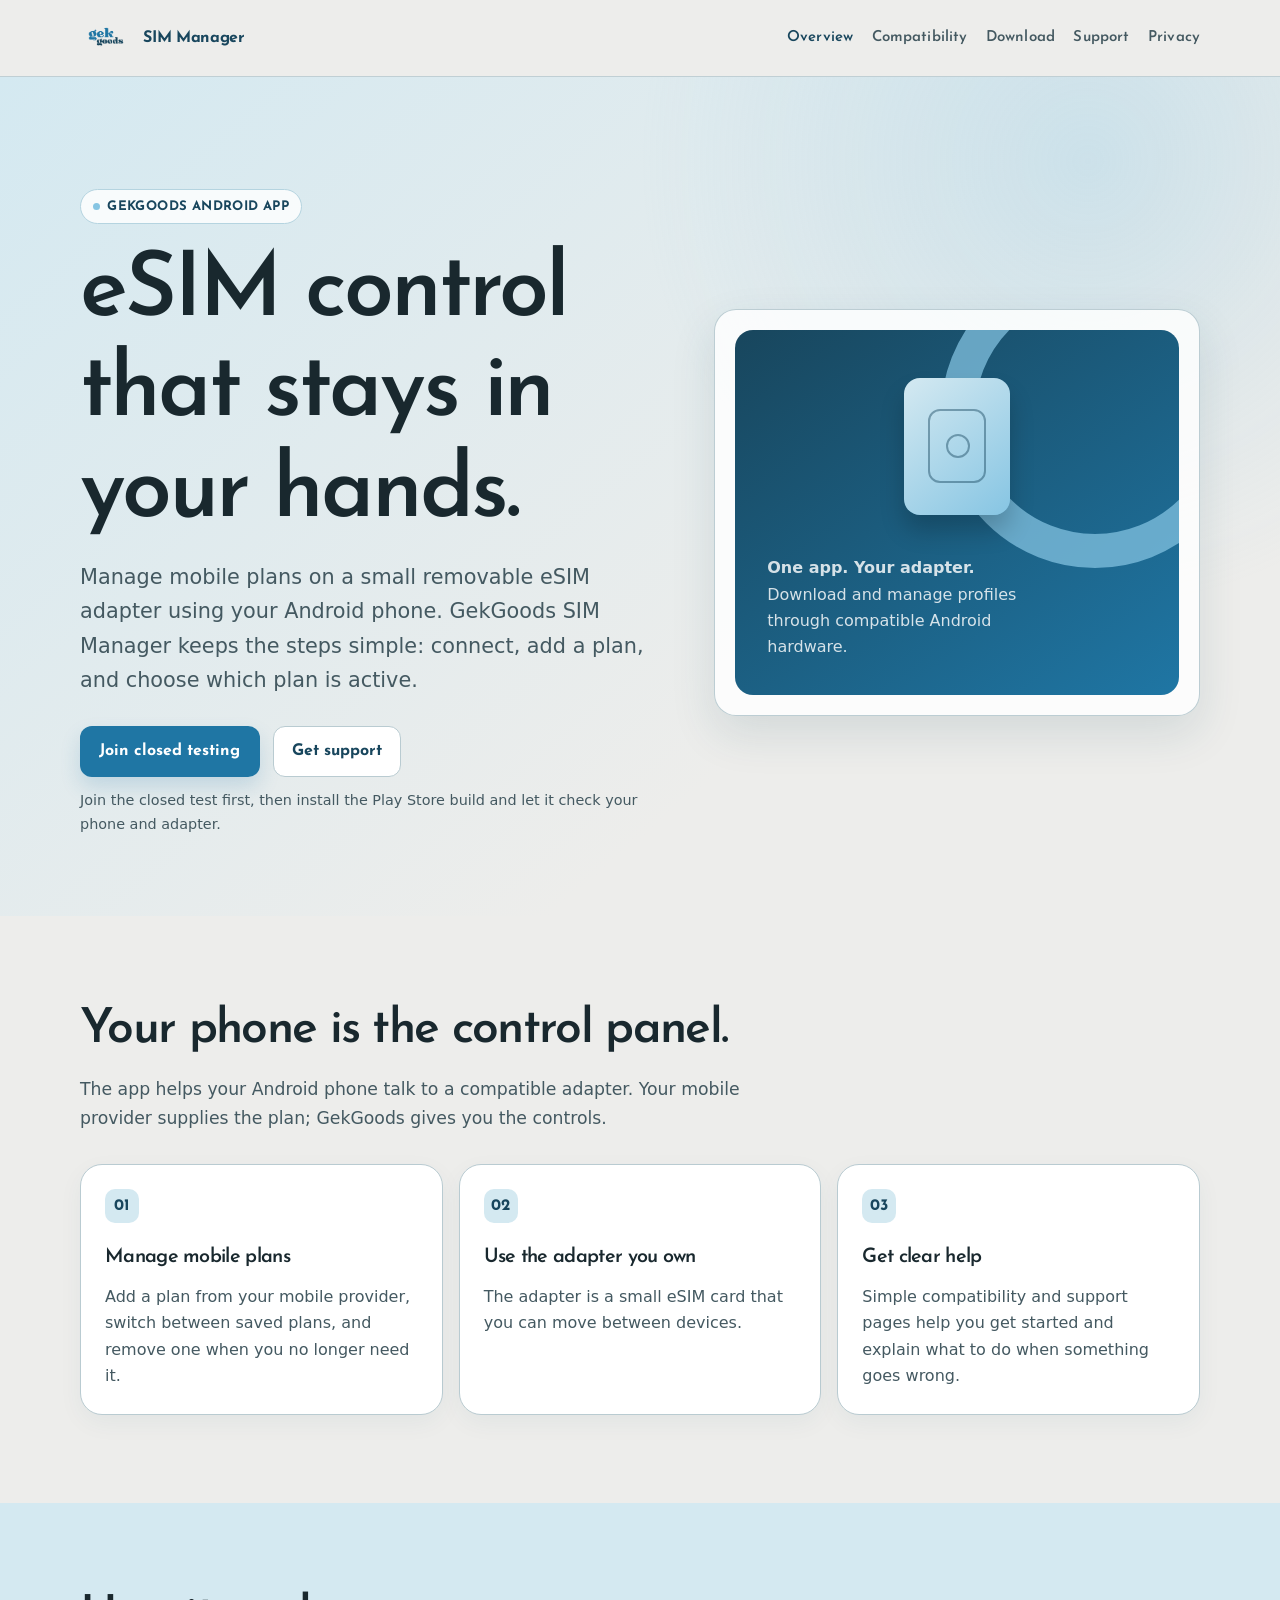
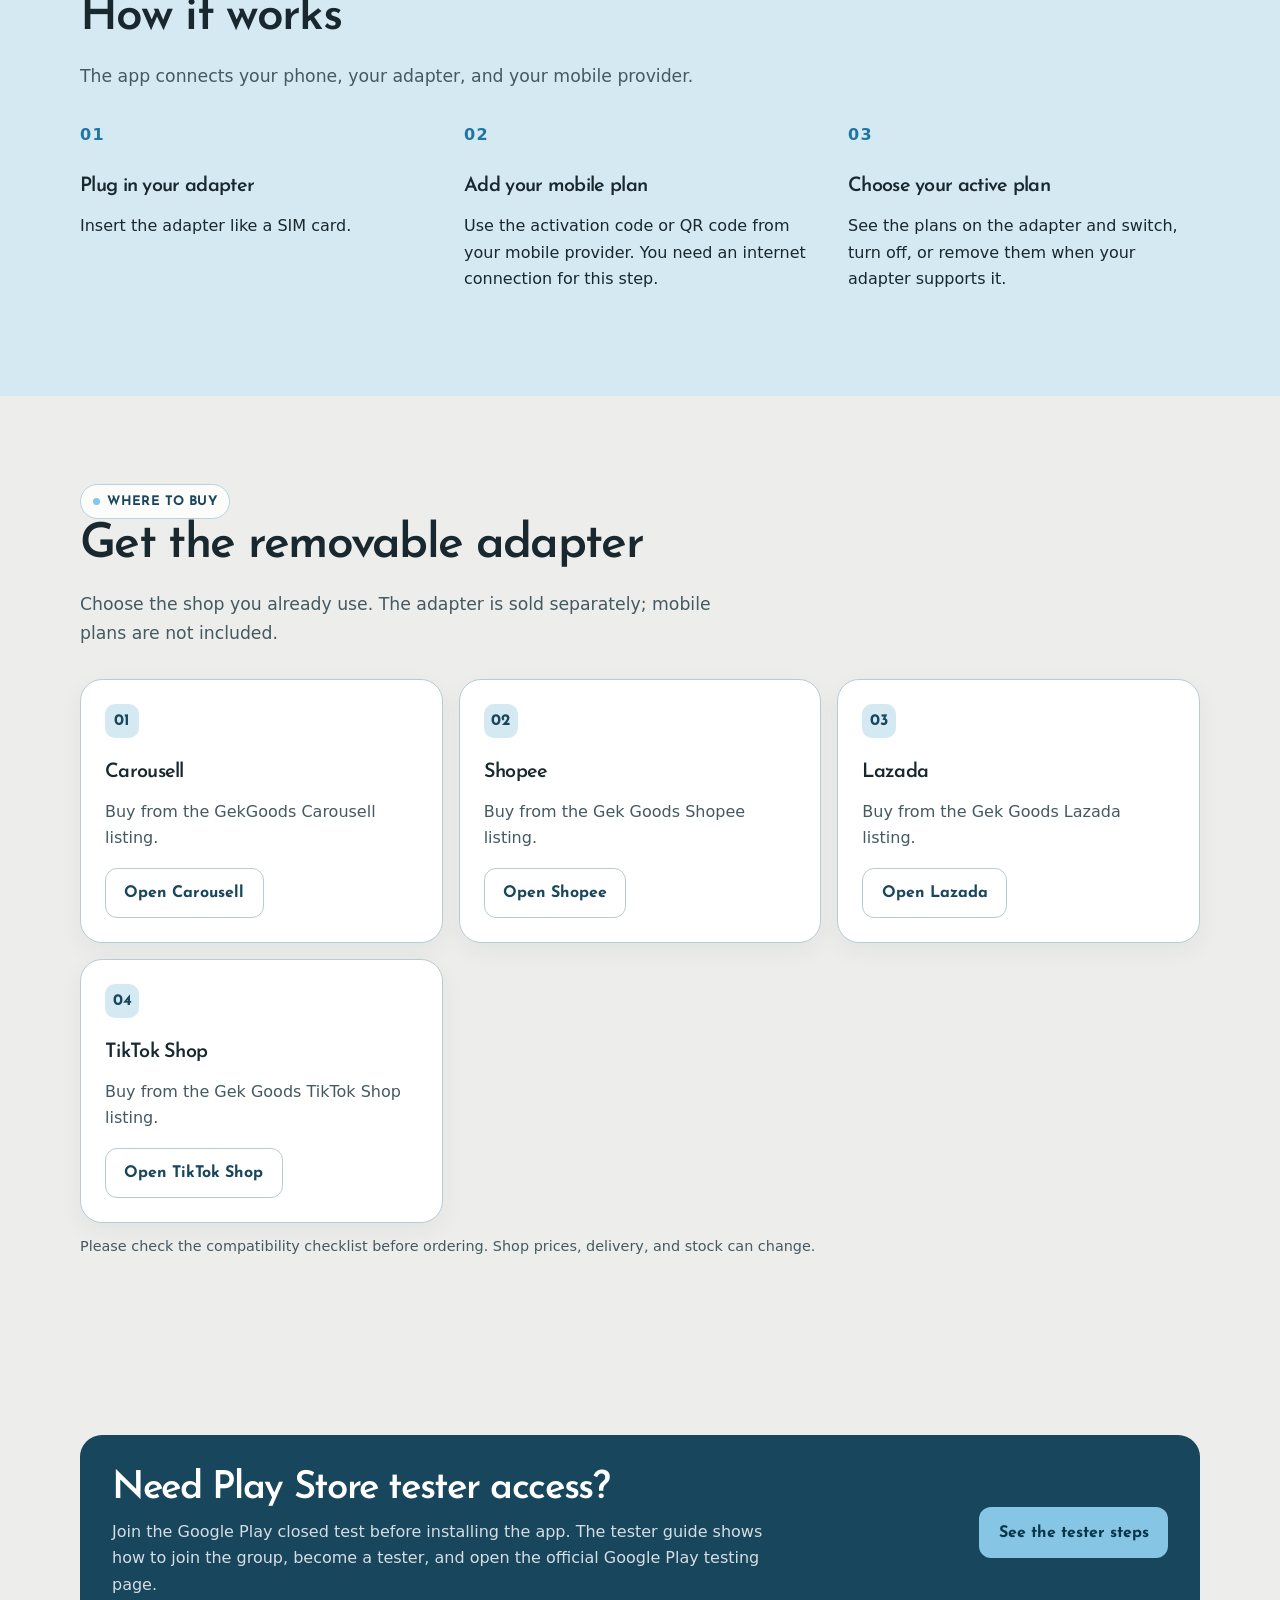
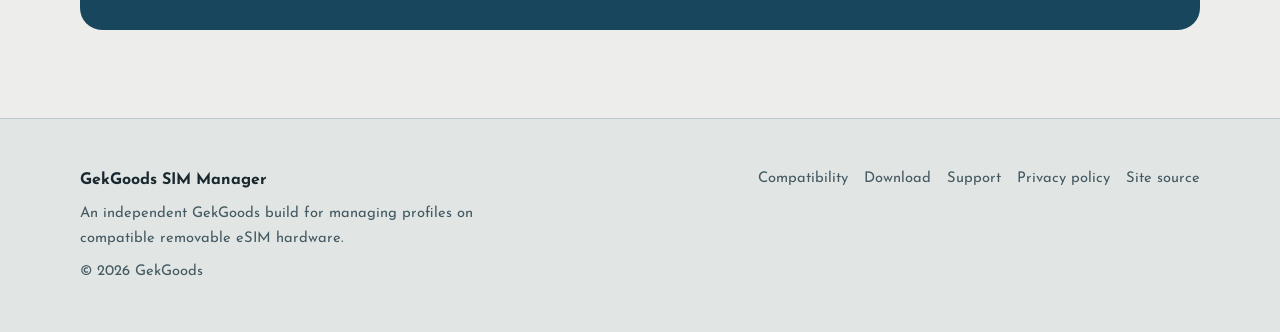
<file: index.html>
<!doctype html><html lang="en-GB"><head><meta charset="utf-8"><meta name="viewport" content="width=device-width, initial-scale=1"><meta name="theme-color" content="#1f76a4"><link rel="icon" type="image/png" href="assets/sim-manager-icon.png?v=2"><title>GekGoods SIM Manager | Manage mobile plans on Android</title><meta name="description" content="GekGoods SIM Manager helps Android users add and manage mobile plans on supported removable eSIM adapters."><link rel="preconnect" href="https://fonts.googleapis.com"><link rel="preconnect" href="https://fonts.gstatic.com" crossorigin><link href="https://fonts.googleapis.com/css2?family=Josefin+Sans:wght@100..700&display=swap" rel="stylesheet"><link rel="stylesheet" href="styles.css"></head><body><a class="skip-link" href="#main">Skip to content</a><header class="site-header"><div class="header-inner"><a class="brand" href="index.html" aria-label="GekGoods SIM Manager home"><img class="brand-logo" src="assets/gekgoods-logo.png" width="52" height="52" alt=""><span class="brand-label">SIM Manager</span></a><nav class="site-nav" aria-label="Main navigation"><a href="index.html" aria-current="page">Overview</a><a href="compatibility.html">Compatibility</a><a href="compatibility.html#closed-testing">Download</a><a href="support.html">Support</a><a href="privacy.html">Privacy</a></nav></div></header><main id="main"><section class="hero"><div class="container hero-grid"><div><span class="eyebrow">GekGoods Android app</span><h1>eSIM control that stays in your hands.</h1><p class="lede">Manage mobile plans on a small removable eSIM adapter using your Android phone. GekGoods SIM Manager keeps the steps simple: connect, add a plan, and choose which plan is active.</p><div class="actions"><a class="button" href="compatibility.html#closed-testing">Join closed testing</a><a class="button secondary" href="support.html">Get support</a></div><p class="microcopy">Join the closed test first, then install the Play Store build and let it check your phone and adapter.</p></div><div class="hero-card" aria-label="Illustration of a removable eSIM adapter"><div class="device-card"><div class="chip" aria-hidden="true"></div><p><strong>One app. Your adapter.</strong><br>Download and manage profiles through compatible Android hardware.</p></div></div></div></section><section class="section"><div class="container"><div class="section-heading"><h2>Your phone is the control panel.</h2><p>The app helps your Android phone talk to a compatible adapter. Your mobile provider supplies the plan; GekGoods gives you the controls.</p></div><div class="cards"><article class="card"><span class="number">01</span><h3>Manage mobile plans</h3><p>Add a plan from your mobile provider, switch between saved plans, and remove one when you no longer need it.</p></article><article class="card"><span class="number">02</span><h3>Use the adapter you own</h3><p>The adapter is a small eSIM card that you can move between devices.</p></article><article class="card"><span class="number">03</span><h3>Get clear help</h3><p>Simple compatibility and support pages help you get started and explain what to do when something goes wrong.</p></article></div></div></section><section class="section tint"><div class="container"><div class="section-heading"><h2>How it works</h2><p>The app connects your phone, your adapter, and your mobile provider.</p></div><div class="steps"><article class="step"><h3>Plug in your adapter</h3><p>Insert the adapter like a SIM card.</p></article><article class="step"><h3>Add your mobile plan</h3><p>Use the activation code or QR code from your mobile provider. You need an internet connection for this step.</p></article><article class="step"><h3>Choose your active plan</h3><p>See the plans on the adapter and switch, turn off, or remove them when your adapter supports it.</p></article></div></div></section><section id="buy" class="section"><div class="container"><div class="section-heading"><span class="eyebrow">Where to buy</span><h2>Get the removable adapter</h2><p>Choose the shop you already use. The adapter is sold separately; mobile plans are not included.</p></div><div class="cards"><article class="card"><span class="number">01</span><h3>Carousell</h3><p>Buy from the GekGoods Carousell listing.</p><a class="button secondary" href="https://carousell.app.link/nykfoWg6f7b" target="_blank" rel="noopener noreferrer">Open Carousell</a></article><article class="card"><span class="number">02</span><h3>Shopee</h3><p>Buy from the Gek Goods Shopee listing.</p><a class="button secondary" href="https://s.shopee.sg/1BGxR1cgXV" target="_blank" rel="noopener noreferrer">Open Shopee</a></article><article class="card"><span class="number">03</span><h3>Lazada</h3><p>Buy from the Gek Goods Lazada listing.</p><a class="button secondary" href="https://s.lazada.sg/s.3YBEF?cc&amp;t=p-i3v8Qvn-sPsNKnp" target="_blank" rel="noopener noreferrer">Open Lazada</a></article><article class="card"><span class="number">04</span><h3>TikTok Shop</h3><p>Buy from the Gek Goods TikTok Shop listing.</p><a class="button secondary" href="https://vt.tiktok.com/ZS9ytgYDEQqVB-MQGgQ/" target="_blank" rel="noopener noreferrer">Open TikTok Shop</a></article></div><p class="microcopy">Please check the compatibility checklist before ordering. Shop prices, delivery, and stock can change.</p></div></section><section class="section"><div class="container"><div class="callout"><div><h2>Need Play Store tester access?</h2><p>Join the Google Play closed test before installing the app. The tester guide shows how to join the group, become a tester, and open the official Google Play testing page.</p></div><a class="button" href="compatibility.html#closed-testing">See the tester steps</a></div></div></section></main><footer class="site-footer"><div class="footer-inner"><div><strong>GekGoods SIM Manager</strong><p>An independent GekGoods build for managing profiles on compatible removable eSIM hardware.</p><p class="small">© 2026 GekGoods</p></div><nav class="footer-links" aria-label="Footer navigation"><a href="compatibility.html">Compatibility</a><a href="compatibility.html#closed-testing">Download</a><a href="support.html">Support</a><a href="privacy.html">Privacy policy</a><a href="https://github.com/GekGoods/GekGoods.github.io">Site source</a></nav></div></footer></body></html>
</file>
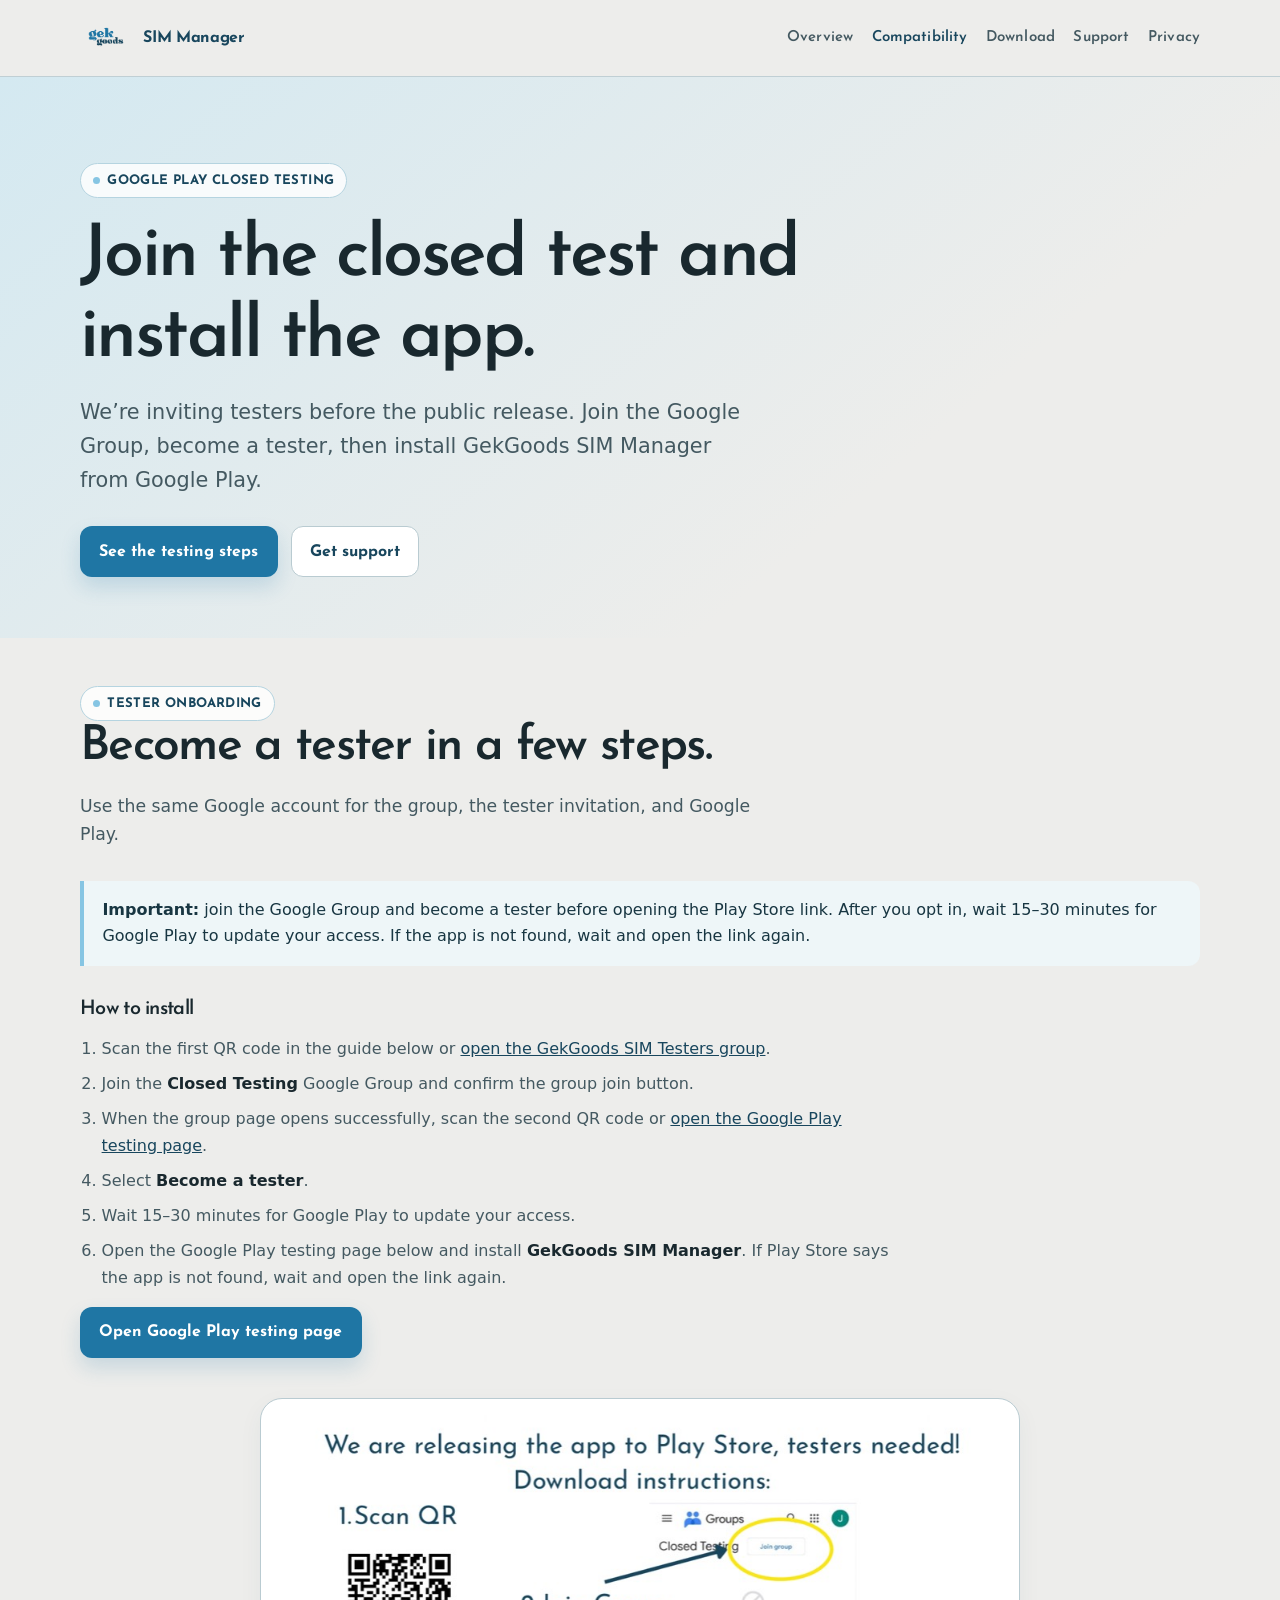
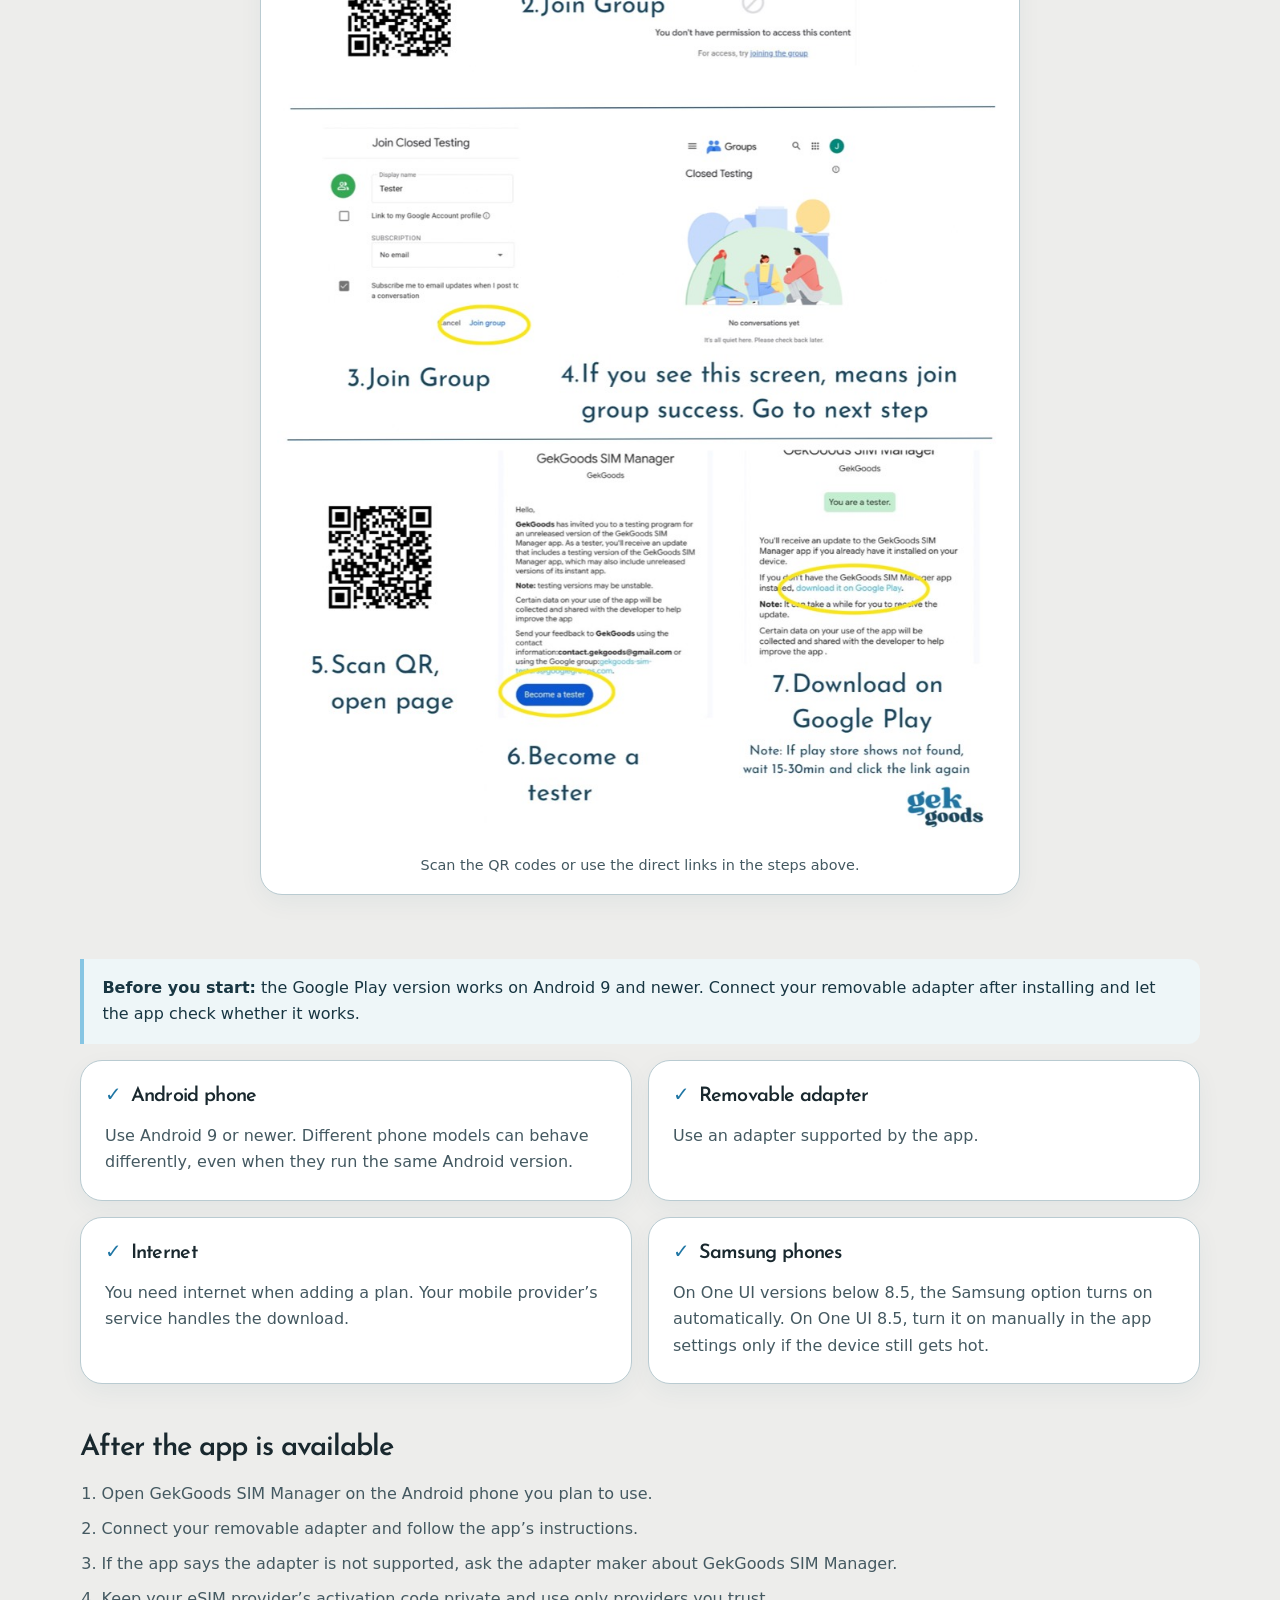
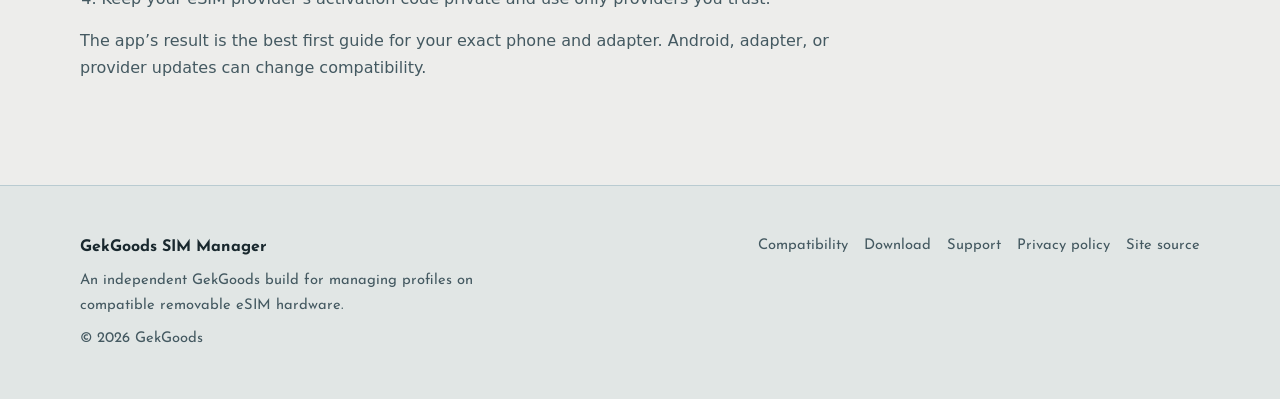
<file: compatibility.html>
<!doctype html><html lang="en-GB"><head><meta charset="utf-8"><meta name="viewport" content="width=device-width, initial-scale=1"><meta name="theme-color" content="#1f76a4"><link rel="icon" type="image/png" href="assets/sim-manager-icon.png?v=2"><title>Join closed testing | GekGoods SIM Manager</title><meta name="description" content="Join the GekGoods SIM Manager Google Play closed test and install the app on your Android phone."><link rel="preconnect" href="https://fonts.googleapis.com"><link rel="preconnect" href="https://fonts.gstatic.com" crossorigin><link href="https://fonts.googleapis.com/css2?family=Josefin+Sans:wght@100..700&display=swap" rel="stylesheet"><link rel="stylesheet" href="styles.css"></head><body><a class="skip-link" href="#main">Skip to content</a><header class="site-header"><div class="header-inner"><a class="brand" href="index.html" aria-label="GekGoods SIM Manager home"><img class="brand-logo" src="assets/gekgoods-logo.png" width="52" height="52" alt=""><span class="brand-label">SIM Manager</span></a><nav class="site-nav" aria-label="Main navigation"><a href="index.html">Overview</a><a href="compatibility.html" aria-current="page">Compatibility</a><a href="compatibility.html#closed-testing">Download</a><a href="support.html">Support</a><a href="privacy.html">Privacy</a></nav></div></header><main id="main"><section class="page-hero"><div class="container"><span class="eyebrow">Google Play closed testing</span><h1>Join the closed test and install the app.</h1><p class="lede">We’re inviting testers before the public release. Join the Google Group, become a tester, then install GekGoods SIM Manager from Google Play.</p><div class="actions"><a class="button" href="#closed-testing">See the testing steps</a><a class="button secondary" href="support.html">Get support</a></div></div></section><section id="closed-testing" class="section tester-section"><div class="container"><div class="section-heading"><span class="eyebrow">Tester onboarding</span><h2>Become a tester in a few steps.</h2><p>Use the same Google account for the group, the tester invitation, and Google Play.</p></div><div class="notice"><p><strong>Important:</strong> join the Google Group and become a tester before opening the Play Store link. After you opt in, wait 15–30 minutes for Google Play to update your access. If the app is not found, wait and open the link again.</p></div><div class="content"><h3>How to install</h3><ol><li>Scan the first QR code in the guide below or <a href="https://groups.google.com/g/gekgoods-sim-testers" target="_blank" rel="noopener noreferrer">open the GekGoods SIM Testers group</a>.</li><li>Join the <strong>Closed Testing</strong> Google Group and confirm the group join button.</li><li>When the group page opens successfully, scan the second QR code or <a href="https://play.google.com/apps/testing/com.gekgoods.simmanager" target="_blank" rel="noopener noreferrer">open the Google Play testing page</a>.</li><li>Select <strong>Become a tester</strong>.</li><li>Wait 15–30 minutes for Google Play to update your access.</li><li>Open the Google Play testing page below and install <strong>GekGoods SIM Manager</strong>. If Play Store says the app is not found, wait and open the link again.</li></ol><p class="actions"><a class="button" href="https://play.google.com/apps/testing/com.gekgoods.simmanager" target="_blank" rel="noopener noreferrer">Open Google Play testing page</a></p></div><figure class="guide-image"><img src="assets/closed-testing-guide.jpg" width="905" height="1199" alt="Seven-step visual guide showing how to join the Google Group, become a GekGoods SIM Manager tester, and download the app from Google Play"><figcaption>Scan the QR codes or use the direct links in the steps above.</figcaption></figure></div></section><section class="section compatibility-section"><div class="container"><div class="notice"><p><strong>Before you start:</strong> the Google Play version works on Android 9 and newer. Connect your removable adapter after installing and let the app check whether it works.</p></div><div class="check-grid" style="margin-top:1rem"><article class="card"><h3>Android phone</h3><p>Use Android 9 or newer. Different phone models can behave differently, even when they run the same Android version.</p></article><article class="card"><h3>Removable adapter</h3><p>Use an adapter supported by the app.</p></article><article class="card"><h3>Internet</h3><p>You need internet when adding a plan. Your mobile provider’s service handles the download.</p></article><article class="card"><h3>Samsung phones</h3><p>On One UI versions below 8.5, the Samsung option turns on automatically. On One UI 8.5, turn it on manually in the app settings only if the device still gets hot.</p></article></div><div class="content"><h2>After the app is available</h2><ol><li>Open GekGoods SIM Manager on the Android phone you plan to use.</li><li>Connect your removable adapter and follow the app’s instructions.</li><li>If the app says the adapter is not supported, ask the adapter maker about GekGoods SIM Manager.</li><li>Keep your eSIM provider’s activation code private and use only providers you trust.</li></ol><p>The app’s result is the best first guide for your exact phone and adapter. Android, adapter, or provider updates can change compatibility.</p></div></div></section></main><footer class="site-footer"><div class="footer-inner"><div><strong>GekGoods SIM Manager</strong><p>An independent GekGoods build for managing profiles on compatible removable eSIM hardware.</p><p class="small">© 2026 GekGoods</p></div><nav class="footer-links" aria-label="Footer navigation"><a href="compatibility.html">Compatibility</a><a href="compatibility.html#closed-testing">Download</a><a href="support.html">Support</a><a href="privacy.html">Privacy policy</a><a href="https://github.com/GekGoods/GekGoods.github.io">Site source</a></nav></div></footer></body></html>
</file>
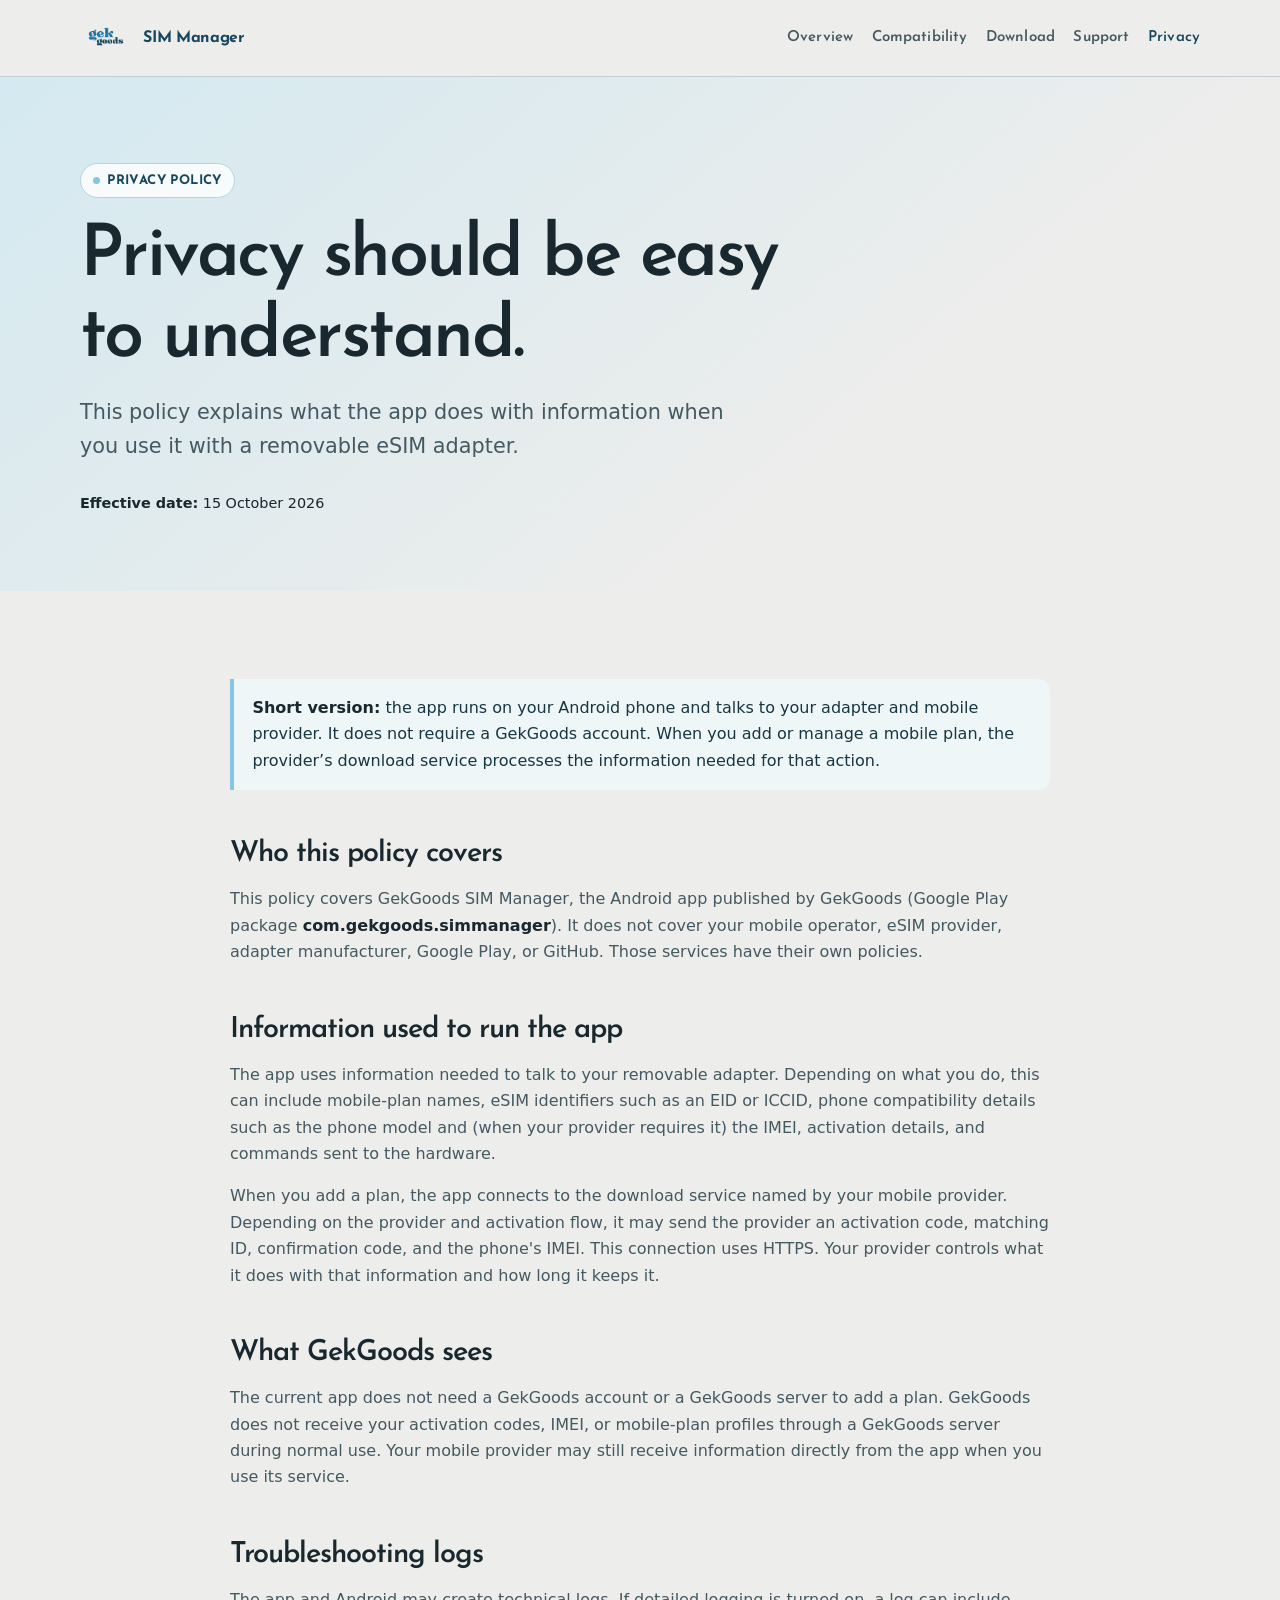
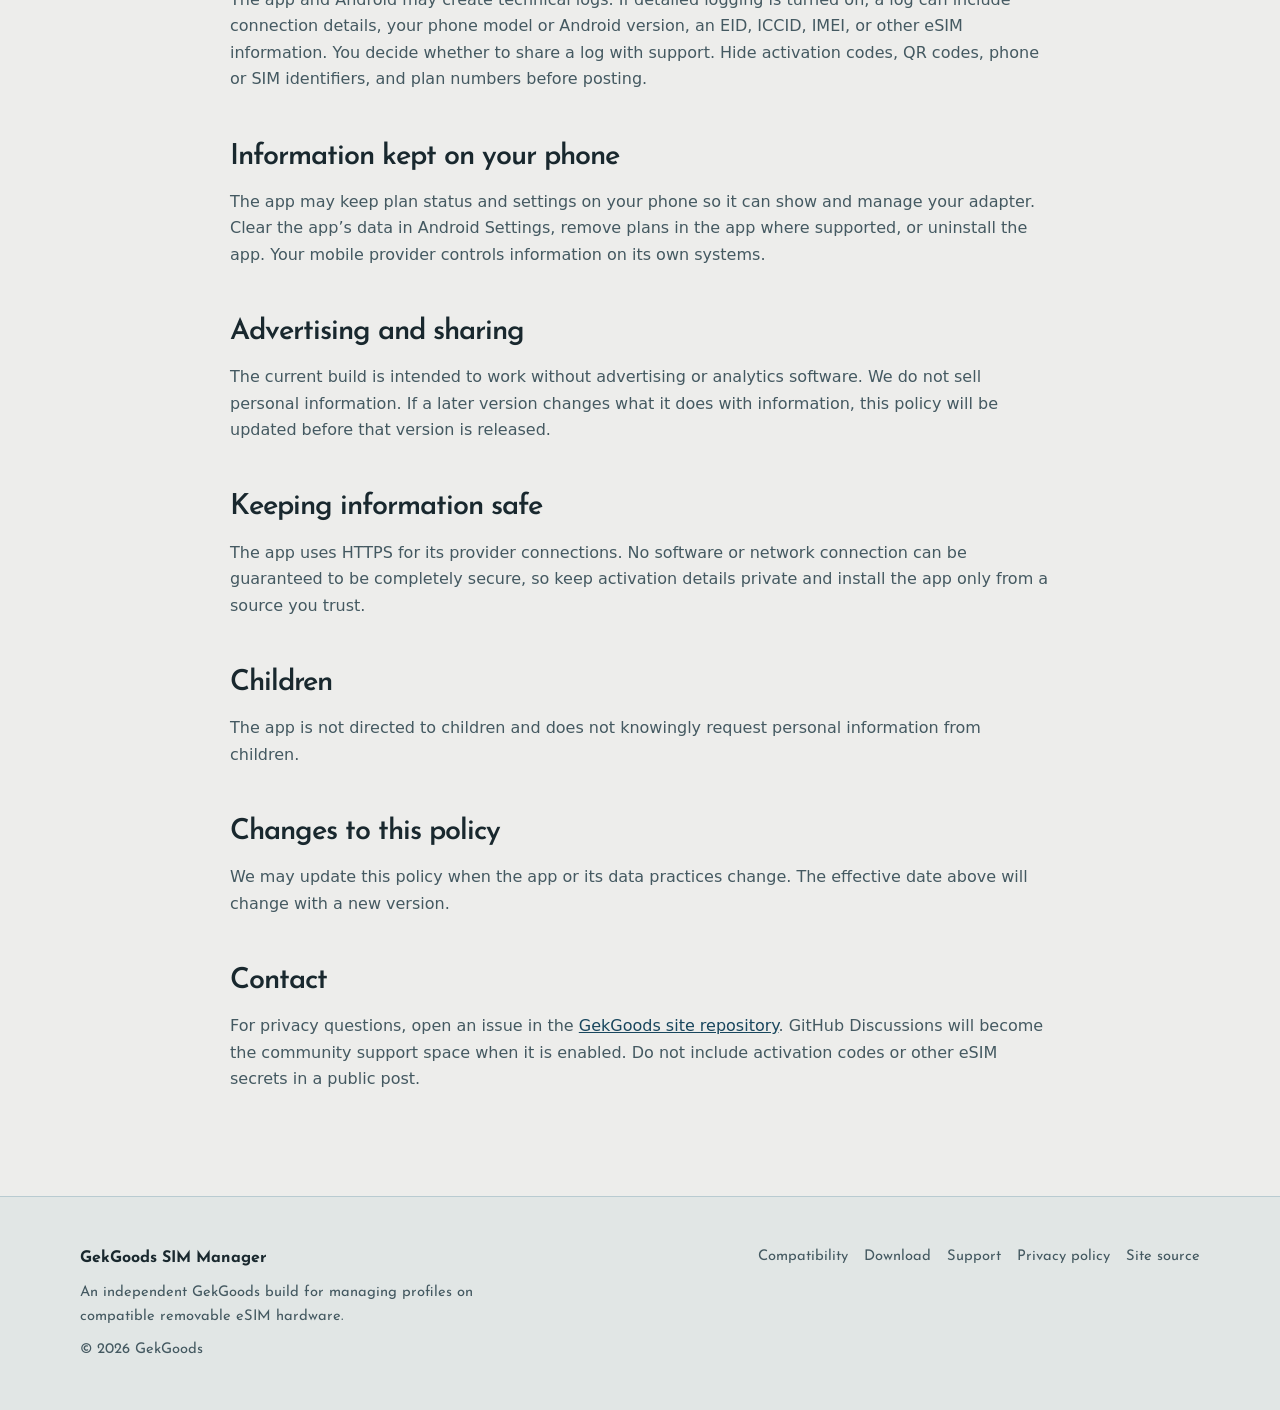
<file: privacy.html>
<!doctype html><html lang="en-GB"><head><meta charset="utf-8"><meta name="viewport" content="width=device-width, initial-scale=1"><meta name="theme-color" content="#1f76a4"><link rel="icon" type="image/png" href="assets/sim-manager-icon.png?v=2"><title>Privacy policy | GekGoods SIM Manager</title><meta name="description" content="Privacy policy for the GekGoods SIM Manager Android application."><link rel="preconnect" href="https://fonts.googleapis.com"><link rel="preconnect" href="https://fonts.gstatic.com" crossorigin><link href="https://fonts.googleapis.com/css2?family=Josefin+Sans:wght@100..700&display=swap" rel="stylesheet"><link rel="stylesheet" href="styles.css"></head><body><a class="skip-link" href="#main">Skip to content</a><header class="site-header"><div class="header-inner"><a class="brand" href="index.html" aria-label="GekGoods SIM Manager home"><img class="brand-logo" src="assets/gekgoods-logo.png" width="52" height="52" alt=""><span class="brand-label">SIM Manager</span></a><nav class="site-nav" aria-label="Main navigation"><a href="index.html">Overview</a><a href="compatibility.html">Compatibility</a><a href="compatibility.html#closed-testing">Download</a><a href="support.html">Support</a><a href="privacy.html" aria-current="page">Privacy</a></nav></div></header><main id="main"><section class="page-hero"><div class="container"><span class="eyebrow">Privacy policy</span><h1>Privacy should be easy to understand.</h1><p class="lede">This policy explains what the app does with information when you use it with a removable eSIM adapter.</p><p class="small"><strong>Effective date:</strong> 15 October 2026</p></div></section><section class="section"><div class="container content"><div class="notice"><p><strong>Short version:</strong> the app runs on your Android phone and talks to your adapter and mobile provider. It does not require a GekGoods account. When you add or manage a mobile plan, the provider’s download service processes the information needed for that action.</p></div><h2>Who this policy covers</h2><p>This policy covers GekGoods SIM Manager, the Android app published by GekGoods (Google Play package <strong>com.gekgoods.simmanager</strong>). It does not cover your mobile operator, eSIM provider, adapter manufacturer, Google Play, or GitHub. Those services have their own policies.</p><h2>Information used to run the app</h2><p>The app uses information needed to talk to your removable adapter. Depending on what you do, this can include mobile-plan names, eSIM identifiers such as an EID or ICCID, phone compatibility details such as the phone model and (when your provider requires it) the IMEI, activation details, and commands sent to the hardware.</p><p>When you add a plan, the app connects to the download service named by your mobile provider. Depending on the provider and activation flow, it may send the provider an activation code, matching ID, confirmation code, and the phone's IMEI. This connection uses HTTPS. Your provider controls what it does with that information and how long it keeps it.</p><h2>What GekGoods sees</h2><p>The current app does not need a GekGoods account or a GekGoods server to add a plan. GekGoods does not receive your activation codes, IMEI, or mobile-plan profiles through a GekGoods server during normal use. Your mobile provider may still receive information directly from the app when you use its service.</p><h2>Troubleshooting logs</h2><p>The app and Android may create technical logs. If detailed logging is turned on, a log can include connection details, your phone model or Android version, an EID, ICCID, IMEI, or other eSIM information. You decide whether to share a log with support. Hide activation codes, QR codes, phone or SIM identifiers, and plan numbers before posting.</p><h2>Information kept on your phone</h2><p>The app may keep plan status and settings on your phone so it can show and manage your adapter. Clear the app’s data in Android Settings, remove plans in the app where supported, or uninstall the app. Your mobile provider controls information on its own systems.</p><h2>Advertising and sharing</h2><p>The current build is intended to work without advertising or analytics software. We do not sell personal information. If a later version changes what it does with information, this policy will be updated before that version is released.</p><h2>Keeping information safe</h2><p>The app uses HTTPS for its provider connections. No software or network connection can be guaranteed to be completely secure, so keep activation details private and install the app only from a source you trust.</p><h2>Children</h2><p>The app is not directed to children and does not knowingly request personal information from children.</p><h2>Changes to this policy</h2><p>We may update this policy when the app or its data practices change. The effective date above will change with a new version.</p><h2>Contact</h2><p>For privacy questions, open an issue in the <a href="https://github.com/GekGoods/GekGoods.github.io/issues">GekGoods site repository</a>. GitHub Discussions will become the community support space when it is enabled. Do not include activation codes or other eSIM secrets in a public post.</p></div></section></main><footer class="site-footer"><div class="footer-inner"><div><strong>GekGoods SIM Manager</strong><p>An independent GekGoods build for managing profiles on compatible removable eSIM hardware.</p><p class="small">© 2026 GekGoods</p></div><nav class="footer-links" aria-label="Footer navigation"><a href="compatibility.html">Compatibility</a><a href="compatibility.html#closed-testing">Download</a><a href="support.html">Support</a><a href="privacy.html">Privacy policy</a><a href="https://github.com/GekGoods/GekGoods.github.io">Site source</a></nav></div></footer></body></html>
</file>
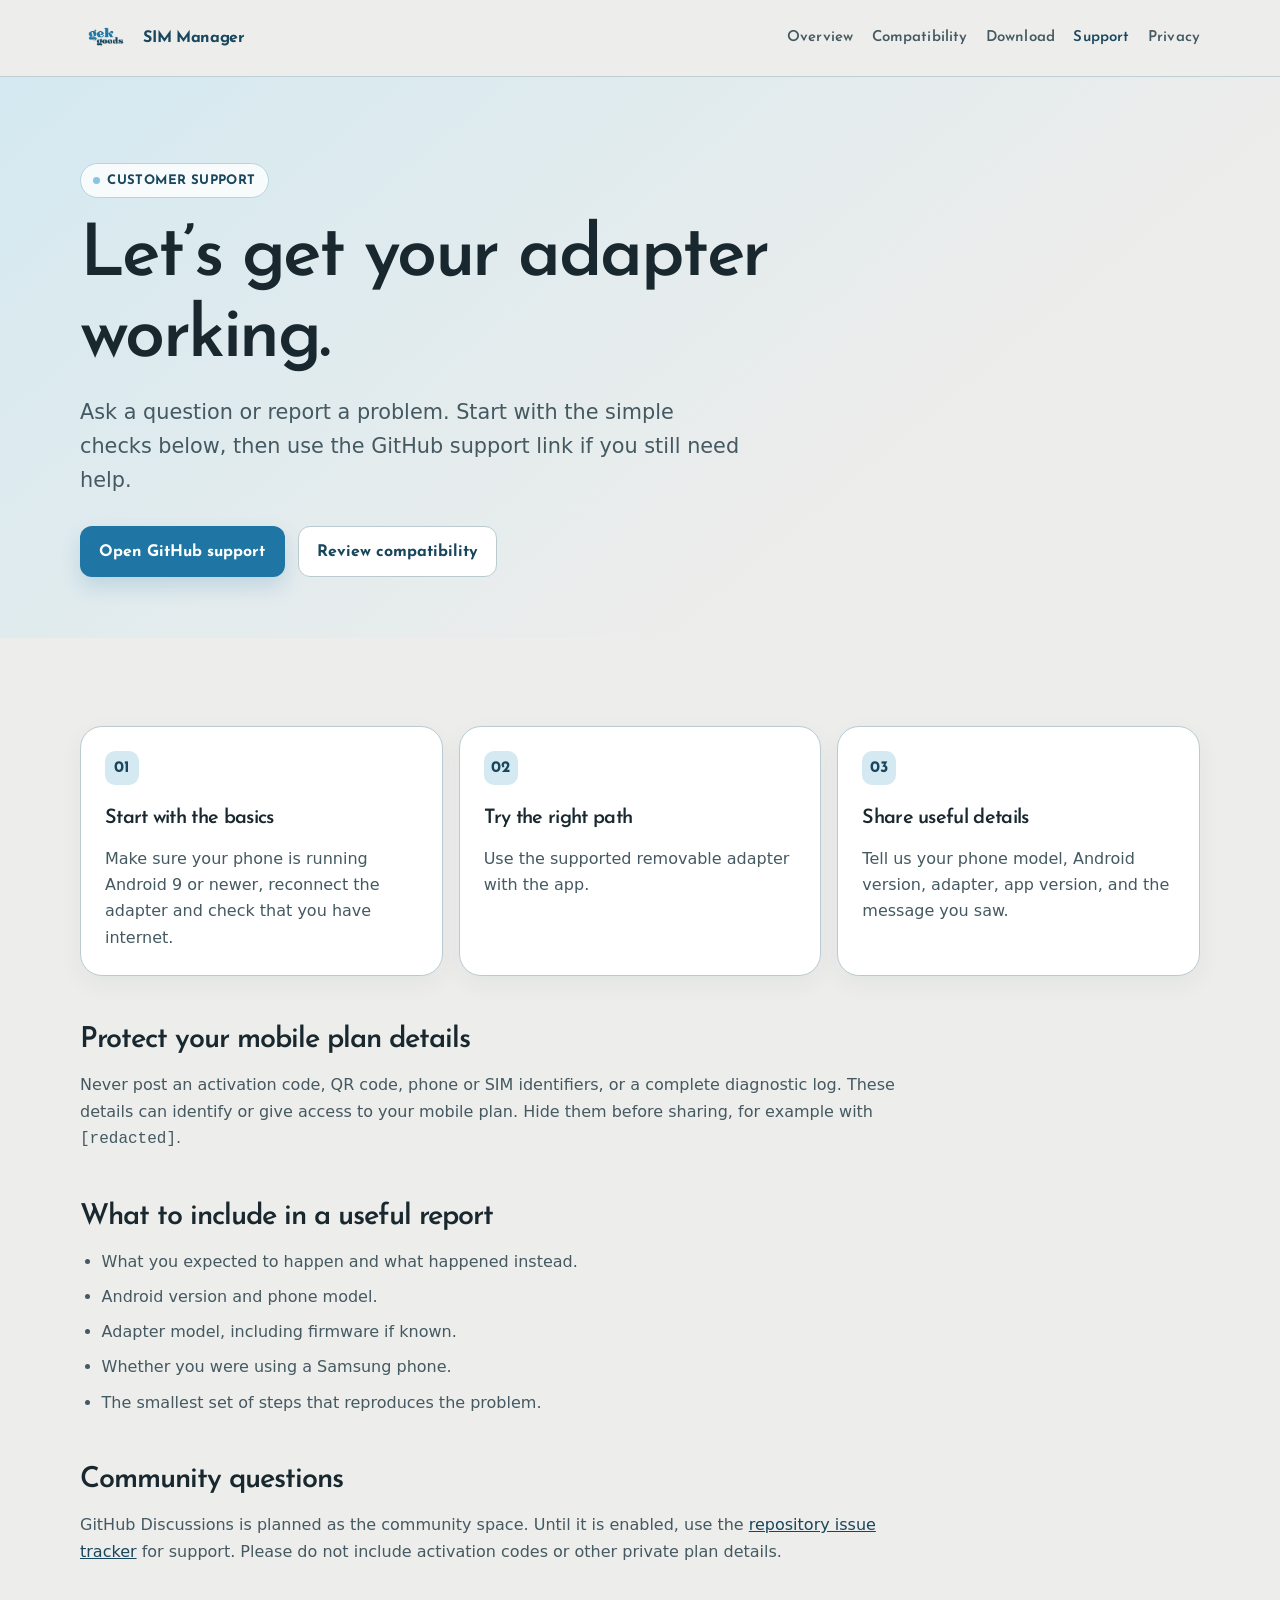
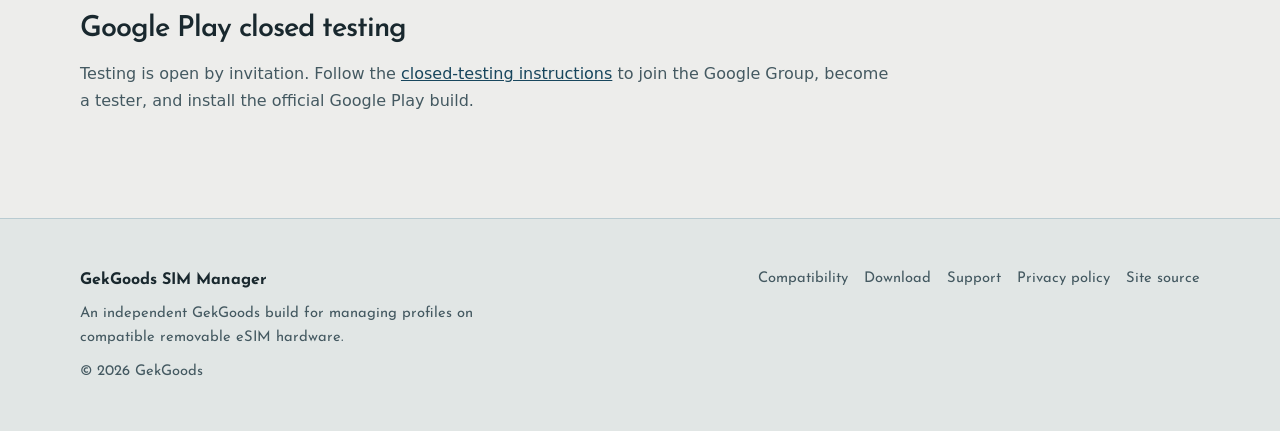
<file: support.html>
<!doctype html><html lang="en-GB"><head><meta charset="utf-8"><meta name="viewport" content="width=device-width, initial-scale=1"><meta name="theme-color" content="#1f76a4"><link rel="icon" type="image/png" href="assets/sim-manager-icon.png?v=2"><title>Support | GekGoods SIM Manager</title><meta name="description" content="Get help with GekGoods SIM Manager through GitHub support and prepare a useful support report."><link rel="preconnect" href="https://fonts.googleapis.com"><link rel="preconnect" href="https://fonts.gstatic.com" crossorigin><link href="https://fonts.googleapis.com/css2?family=Josefin+Sans:wght@100..700&display=swap" rel="stylesheet"><link rel="stylesheet" href="styles.css"></head><body><a class="skip-link" href="#main">Skip to content</a><header class="site-header"><div class="header-inner"><a class="brand" href="index.html" aria-label="GekGoods SIM Manager home"><img class="brand-logo" src="assets/gekgoods-logo.png" width="52" height="52" alt=""><span class="brand-label">SIM Manager</span></a><nav class="site-nav" aria-label="Main navigation"><a href="index.html">Overview</a><a href="compatibility.html">Compatibility</a><a href="compatibility.html#closed-testing">Download</a><a href="support.html" aria-current="page">Support</a><a href="privacy.html">Privacy</a></nav></div></header><main id="main"><section class="page-hero"><div class="container"><span class="eyebrow">Customer support</span><h1>Let’s get your adapter working.</h1><p class="lede">Ask a question or report a problem. Start with the simple checks below, then use the GitHub support link if you still need help.</p><div class="actions"><a class="button" href="https://github.com/GekGoods/GekGoods.github.io/issues">Open GitHub support</a><a class="button secondary" href="compatibility.html">Review compatibility</a></div></div></section><section class="section"><div class="container"><div class="cards"><article class="card"><span class="number">01</span><h3>Start with the basics</h3><p>Make sure your phone is running Android 9 or newer, reconnect the adapter and check that you have internet.</p></article><article class="card"><span class="number">02</span><h3>Try the right path</h3><p>Use the supported removable adapter with the app.</p></article><article class="card"><span class="number">03</span><h3>Share useful details</h3><p>Tell us your phone model, Android version, adapter, app version, and the message you saw.</p></article></div><div class="content"><h2>Protect your mobile plan details</h2><p>Never post an activation code, QR code, phone or SIM identifiers, or a complete diagnostic log. These details can identify or give access to your mobile plan. Hide them before sharing, for example with <code>[redacted]</code>.</p><h2>What to include in a useful report</h2><ul><li>What you expected to happen and what happened instead.</li><li>Android version and phone model.</li><li>Adapter model, including firmware if known.</li><li>Whether you were using a Samsung phone.</li><li>The smallest set of steps that reproduces the problem.</li></ul><h2>Community questions</h2><p>GitHub Discussions is planned as the community space. Until it is enabled, use the <a href="https://github.com/GekGoods/GekGoods.github.io/issues">repository issue tracker</a> for support. Please do not include activation codes or other private plan details.</p><h2>Google Play closed testing</h2><p>Testing is open by invitation. Follow the <a href="compatibility.html#closed-testing">closed-testing instructions</a> to join the Google Group, become a tester, and install the official Google Play build.</p></div></div></section></main><footer class="site-footer"><div class="footer-inner"><div><strong>GekGoods SIM Manager</strong><p>An independent GekGoods build for managing profiles on compatible removable eSIM hardware.</p><p class="small">© 2026 GekGoods</p></div><nav class="footer-links" aria-label="Footer navigation"><a href="compatibility.html">Compatibility</a><a href="compatibility.html#closed-testing">Download</a><a href="support.html">Support</a><a href="privacy.html">Privacy policy</a><a href="https://github.com/GekGoods/GekGoods.github.io">Site source</a></nav></div></footer></body></html>
</file>
<file: styles.css>
:root {
  --font-display: "Josefin Sans", ui-sans-serif, system-ui, -apple-system, BlinkMacSystemFont, "Segoe UI", sans-serif;
  --ink: #19282e;
  --muted: #445961;
  --soft: #d4e9f1;
  --card: #ffffff;
  --line: #b9cbd1;
  --brand: #1f76a4;
  --brand-dark: #18465d;
  --accent: #86c5e3;
  --surface: #ededeb;
  --max: 1120px;
  --radius: 22px;
  --shadow: 0 18px 45px rgba(24,70,93,.12);
}
* { box-sizing: border-box; }
html { scroll-behavior: smooth; }
img { max-width: 100%; }
body { margin: 0; color: var(--ink); background: var(--surface); font: 16px/1.65 Inter, ui-sans-serif, system-ui, -apple-system, BlinkMacSystemFont, "Segoe UI", sans-serif; }
a { color: var(--brand-dark); }
a:hover { color: var(--brand); }
.skip-link { position: absolute; left: 1rem; top: -4rem; z-index: 10; padding: .65rem 1rem; border-radius: 999px; background: var(--ink); color: #fff; }
.skip-link:focus { top: 1rem; }
.site-header { position: sticky; top: 0; z-index: 5; background: rgba(237,237,235,.94); border-bottom: 1px solid rgba(185,203,209,.85); backdrop-filter: blur(15px); }
.header-inner, .footer-inner, .container { width: min(calc(100% - 2.5rem), var(--max)); margin: 0 auto; }
.header-inner { min-height: 76px; display: flex; align-items: center; justify-content: space-between; gap: 1rem; }
.brand { display: inline-flex; align-items: center; gap: .7rem; min-width: 0; color: var(--ink); text-decoration: none; font-weight: 800; letter-spacing: -.02em; }
.brand-logo { width: 52px; height: 52px; max-width: 52px; max-height: 52px; flex: 0 0 52px; display: block; object-fit: contain; object-position: center; }
.brand-label { min-width: 0; color: var(--brand-dark); font-family: var(--font-display); font-size: clamp(.88rem, 1.8vw, 1rem); font-weight: 700; letter-spacing: -.02em; white-space: nowrap; }
.brand-mark { display: grid; place-items: center; width: 38px; height: 38px; border-radius: 12px; color: #fff; background: var(--brand); box-shadow: 0 8px 20px rgba(31,118,164,.25); }
.brand b { color: var(--brand-dark); }
.site-nav { display: flex; align-items: center; gap: 1.15rem; flex-wrap: wrap; justify-content: flex-end; }
.site-nav a { color: var(--muted); font-family: var(--font-display); text-decoration: none; font-size: .94rem; font-weight: 600; letter-spacing: .01em; }
.site-nav a:hover, .site-nav a[aria-current=page] { color: var(--brand-dark); }
main { overflow: hidden; }
.hero { position: relative; padding: 7rem 0 5rem; background: radial-gradient(circle at 85% 10%, rgba(134,197,227,.28), transparent 28rem), linear-gradient(140deg,#d4e9f1 0%,#ededeb 68%); }
.hero-grid { display: grid; grid-template-columns: minmax(0,1.08fr) minmax(270px,.92fr); gap: 4rem; align-items: center; }
.eyebrow { display: inline-flex; align-items: center; gap: .45rem; padding: .35rem .75rem; border: 1px solid #b5d4e0; border-radius: 999px; color: var(--brand-dark); background: rgba(255,255,255,.82); font-family: var(--font-display); font-size: .82rem; font-weight: 700; letter-spacing: .03em; text-transform: uppercase; }
.eyebrow:before { content: ""; width: 7px; height: 7px; border-radius: 50%; background: var(--accent); }
h1,h2,h3 { margin: 0 0 1rem; font-family: var(--font-display); font-weight: 600; line-height: 1.12; letter-spacing: -.035em; }
h1 { max-width: 760px; margin-top: 1.2rem; font-size: clamp(2.7rem,7vw,5.6rem); }
h2 { font-size: clamp(2rem,4vw,3rem); }
h3 { font-size: 1.24rem; }
.lede { max-width: 660px; margin: 0 0 1.8rem; color: var(--muted); font-size: clamp(1.08rem,2vw,1.3rem); }
.actions { display: flex; gap: .8rem; flex-wrap: wrap; align-items: center; }
.button { display: inline-flex; align-items: center; justify-content: center; min-height: 47px; padding: .7rem 1.15rem; border-radius: 12px; border: 1px solid transparent; background: var(--brand); color: #fff; font-family: var(--font-display); text-decoration: none; font-weight: 700; box-shadow: 0 10px 20px rgba(31,118,164,.18); }
.button:hover { color: #fff; background: var(--brand-dark); }
.button.secondary { color: var(--brand-dark); background: #fff; border-color: var(--line); box-shadow: none; }
.button.secondary:hover { background: var(--soft); }
.microcopy { margin: .75rem 0 0; color: var(--muted); font-size: .9rem; }
.hero-card { padding: 1.25rem; border: 1px solid rgba(185,203,209,.95); border-radius: var(--radius); background: rgba(255,255,255,.82); box-shadow: var(--shadow); }
.device-card { position: relative; min-height: 365px; padding: 2rem; overflow: hidden; border-radius: 18px; background: linear-gradient(145deg,#18465d,#1f76a4); color: #fff; }
.device-card:after { content: ""; position: absolute; width: 240px; height: 240px; right: -70px; top: -70px; border: 34px solid rgba(134,197,227,.72); border-radius: 50%; }
.device-card .chip { position: relative; z-index: 1; width: 106px; height: 137px; margin: 1rem auto 2.5rem; border-radius: 16px; background: linear-gradient(140deg,#d4e9f1,#86c5e3); box-shadow: 0 16px 25px rgba(0,0,0,.2); }
.device-card .chip:before,.device-card .chip:after { content: ""; position: absolute; border: 2px solid rgba(24,70,93,.45); }
.device-card .chip:before { width: 54px; height: 70px; left: 24px; top: 31px; border-radius: 12px; }
.device-card .chip:after { width: 20px; height: 20px; left: 42px; top: 56px; border-radius: 50%; }
.device-card p { position: relative; z-index: 1; max-width: 260px; margin: 0; color: rgba(255,255,255,.82); }
.section { padding: 5.5rem 0; }
.tester-section { padding-top: 3rem; padding-bottom: 2rem; }
.compatibility-section { padding-top: 2rem; }
#buy { scroll-margin-top: 5rem; }
.section.tint { background: var(--soft); }
.section-heading { max-width: 680px; margin-bottom: 2rem; }
.section-heading p { color: var(--muted); font-size: 1.08rem; }
.cards { display: grid; grid-template-columns: repeat(3,1fr); gap: 1rem; }
.card { padding: 1.5rem; border: 1px solid var(--line); border-radius: var(--radius); background: var(--card); box-shadow: 0 8px 25px rgba(24,70,93,.05); }
.card .number { display: inline-grid; place-items: center; width: 34px; height: 34px; margin-bottom: 1.4rem; border-radius: 10px; background: #d4e9f1; color: var(--brand-dark); font-family: var(--font-display); font-weight: 700; }
.card p { margin: 0; color: var(--muted); }
.steps { display: grid; grid-template-columns: repeat(3,1fr); gap: 2rem; counter-reset: step; }
.step { position: relative; padding-top: 3.3rem; }
.step:before { counter-increment: step; content: "0" counter(step); position: absolute; top: 0; left: 0; color: var(--brand); font-size: 1rem; font-weight: 900; letter-spacing: .08em; }
.callout { display: grid; grid-template-columns: 1fr auto; gap: 2rem; align-items: center; padding: 2rem; border-radius: var(--radius); background: #18465d; color: #fff; }
.callout h2 { margin-bottom: .55rem; font-size: clamp(1.7rem,3vw,2.4rem); }
.callout p { max-width: 680px; margin: 0; color: rgba(255,255,255,.82); }
.callout .button { background: var(--accent); color: #07364b; box-shadow: none; }
.page-hero { padding: 5.4rem 0 3.8rem; background: linear-gradient(140deg,#d4e9f1,#ededeb 70%); }
.page-hero h1 { font-size: clamp(2.6rem,6vw,4.5rem); }
.content { max-width: 820px; }
.content h2 { margin-top: 3rem; font-size: 1.8rem; }
.content h3 { margin-top: 2rem; }
.content p,.content li { color: var(--muted); }
.content strong { color: var(--ink); }
.content ul,.content ol { padding-left: 1.35rem; }
.content li+li { margin-top: .55rem; }
.notice { padding: 1rem 1.15rem; border-left: 4px solid var(--accent); border-radius: 0 12px 12px 0; background: #eef6f8; }
.notice p { margin: 0; color: #183642; }
.check-grid { display: grid; grid-template-columns: repeat(2,1fr); gap: 1rem; }
.check-grid .card { height: 100%; }
.check-grid .card h3 { display: flex; align-items: center; gap: .6rem; }
.check-grid .card h3:before { content: "✓"; color: var(--brand); font-weight: 900; }
.site-footer { padding: 3rem 0; border-top: 1px solid var(--line); background: #e1e6e5; font-family: var(--font-display); }
.footer-inner { display: flex; justify-content: space-between; gap: 2rem; }
.footer-inner p { max-width: 440px; margin: .55rem 0 0; color: var(--muted); font-size: .92rem; }
.footer-links { display: flex; gap: 1rem; flex-wrap: wrap; align-content: flex-start; justify-content: flex-end; }
.footer-links a { color: var(--muted); font-size: .92rem; text-decoration: none; }
.footer-links a:hover { color: var(--brand-dark); }
.small { font-size: .9rem; }
@media (max-width: 800px) { .header-inner { align-items: flex-start; padding: .85rem 0; flex-direction: column; } .brand-logo { width: 44px; height: 44px; flex-basis: 44px; } .site-nav { justify-content: flex-start; gap: .75rem 1rem; } .hero { padding: 4.5rem 0 3.5rem; } .hero-grid { grid-template-columns: 1fr; gap: 2rem; } .device-card { min-height: 290px; } .cards,.steps,.check-grid { grid-template-columns: 1fr; } .callout { grid-template-columns: 1fr; } .footer-inner { flex-direction: column; } .footer-links { justify-content: flex-start; } }
@media (prefers-reduced-motion: reduce) { html { scroll-behavior: auto; } * { transition: none !important; } }

.card .button { margin-top: 1rem; }

.guide-image { max-width: 760px; margin: 2.5rem auto 0; padding: 1rem; border: 1px solid var(--line); border-radius: var(--radius); background: var(--card); box-shadow: 0 8px 25px rgba(24,70,93,.05); }
.guide-image img { display: block; width: 100%; height: auto; border-radius: 12px; }
.guide-image figcaption { margin-top: .8rem; color: var(--muted); font-size: .9rem; text-align: center; }
</file>
